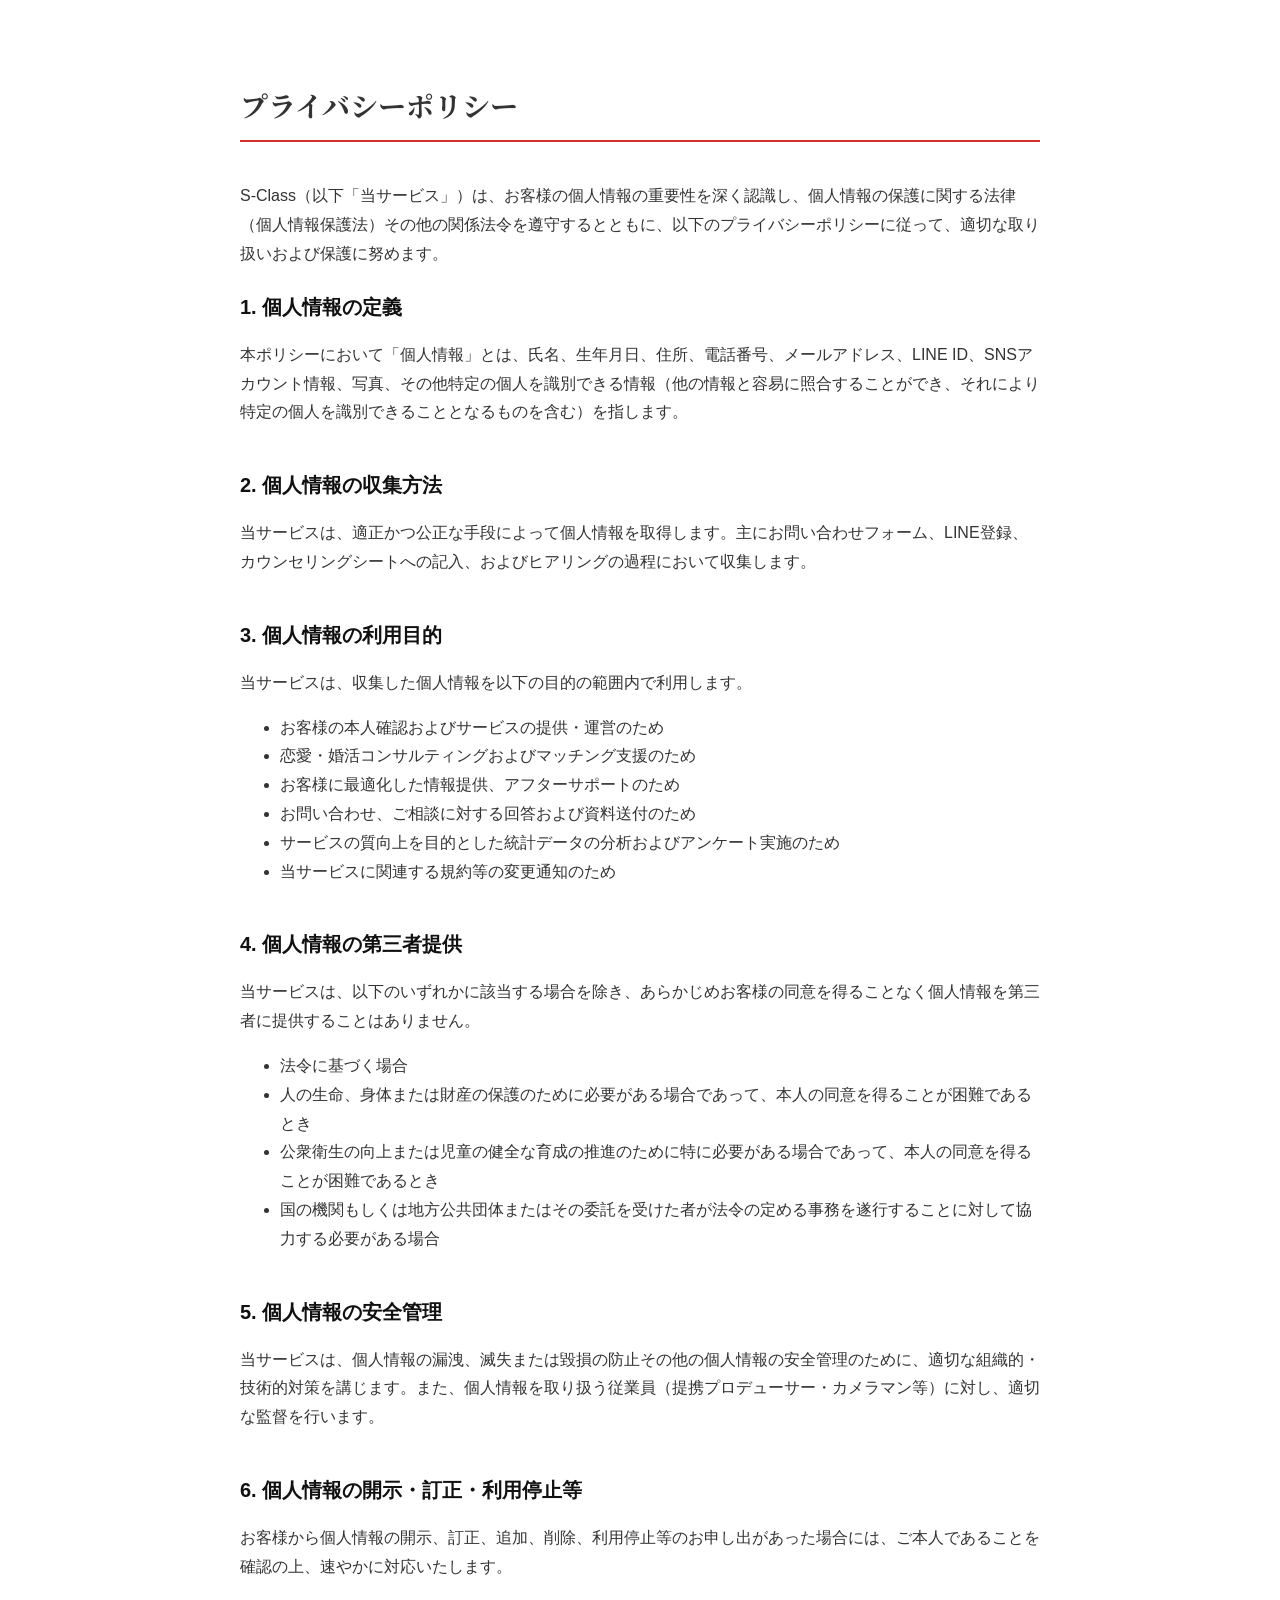
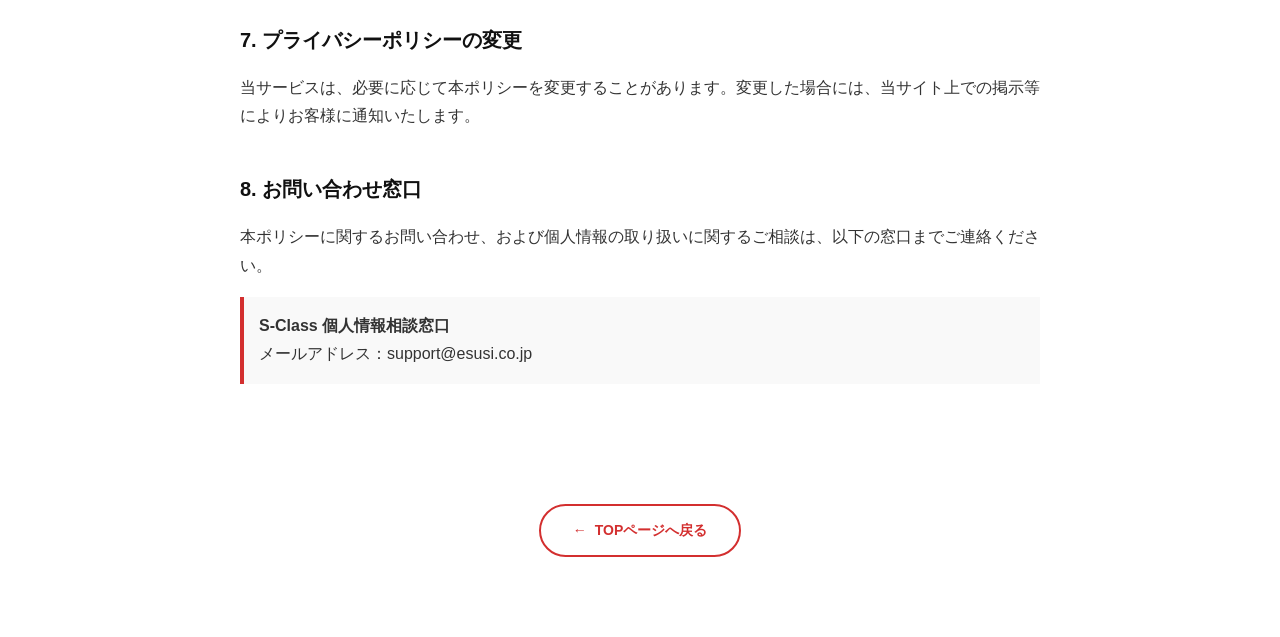
<file: privacy.html>
<!DOCTYPE html>
<html lang="ja">

<head>
  <meta charset="UTF-8">
  <meta name="viewport" content="width=device-width, initial-scale=1.0">
  <title>プライバシーポリシー | S-Class</title>
  <script src="analytics.js"></script>
  <link rel="stylesheet" href="legal.css">
  <link href="https://fonts.googleapis.com/css2?family=Noto+Serif+JP:wght@700&display=swap" rel="stylesheet">
</head>

<body>

  <div class="legal-container">
    <h1 class="legal-title">プライバシーポリシー</h1>

    <p>
      S-Class（以下「当サービス」）は、お客様の個人情報の重要性を深く認識し、個人情報の保護に関する法律（個人情報保護法）その他の関係法令を遵守するとともに、以下のプライバシーポリシーに従って、適切な取り扱いおよび保護に努めます。
    </p>

    <div class="legal-section">
      <h3>1. 個人情報の定義</h3>
      <p>本ポリシーにおいて「個人情報」とは、氏名、生年月日、住所、電話番号、メールアドレス、LINE
        ID、SNSアカウント情報、写真、その他特定の個人を識別できる情報（他の情報と容易に照合することができ、それにより特定の個人を識別できることとなるものを含む）を指します。</p>
    </div>

    <div class="legal-section">
      <h3>2. 個人情報の収集方法</h3>
      <p>当サービスは、適正かつ公正な手段によって個人情報を取得します。主にお問い合わせフォーム、LINE登録、カウンセリングシートへの記入、およびヒアリングの過程において収集します。</p>
    </div>

    <div class="legal-section">
      <h3>3. 個人情報の利用目的</h3>
      <p>当サービスは、収集した個人情報を以下の目的の範囲内で利用します。</p>
      <ul>
        <li>お客様の本人確認およびサービスの提供・運営のため</li>
        <li>恋愛・婚活コンサルティングおよびマッチング支援のため</li>
        <li>お客様に最適化した情報提供、アフターサポートのため</li>
        <li>お問い合わせ、ご相談に対する回答および資料送付のため</li>
        <li>サービスの質向上を目的とした統計データの分析およびアンケート実施のため</li>
        <li>当サービスに関連する規約等の変更通知のため</li>
      </ul>
    </div>

    <div class="legal-section">
      <h3>4. 個人情報の第三者提供</h3>
      <p>当サービスは、以下のいずれかに該当する場合を除き、あらかじめお客様の同意を得ることなく個人情報を第三者に提供することはありません。</p>
      <ul>
        <li>法令に基づく場合</li>
        <li>人の生命、身体または財産の保護のために必要がある場合であって、本人の同意を得ることが困難であるとき</li>
        <li>公衆衛生の向上または児童の健全な育成の推進のために特に必要がある場合であって、本人の同意を得ることが困難であるとき</li>
        <li>国の機関もしくは地方公共団体またはその委託を受けた者が法令の定める事務を遂行することに対して協力する必要がある場合</li>
      </ul>
    </div>

    <div class="legal-section">
      <h3>5. 個人情報の安全管理</h3>
      <p>当サービスは、個人情報の漏洩、滅失または毀損の防止その他の個人情報の安全管理のために、適切な組織的・技術的対策を講じます。また、個人情報を取り扱う従業員（提携プロデューサー・カメラマン等）に対し、適切な監督を行います。
      </p>
    </div>

    <div class="legal-section">
      <h3>6. 個人情報の開示・訂正・利用停止等</h3>
      <p>お客様から個人情報の開示、訂正、追加、削除、利用停止等のお申し出があった場合には、ご本人であることを確認の上、速やかに対応いたします。</p>
    </div>

    <div class="legal-section">
      <h3>7. プライバシーポリシーの変更</h3>
      <p>当サービスは、必要に応じて本ポリシーを変更することがあります。変更した場合には、当サイト上での掲示等によりお客様に通知いたします。</p>
    </div>

    <div class="legal-section">
      <h3>8. お問い合わせ窓口</h3>
      <p>本ポリシーに関するお問い合わせ、および個人情報の取り扱いに関するご相談は、以下の窓口までご連絡ください。</p>
      <p style="background: #f9f9f9; padding: 15px; border-left: 4px solid #D32F2F;">
        <strong>S-Class 個人情報相談窓口</strong><br>
        メールアドレス：support@esusi.co.jp<br>
      </p>
    </div>

    <div style="text-align: center; margin-top: 60px;">
      <a href="index.html" class="back-home">TOPページへ戻る</a>
    </div>
  </div>

</body>

</html>
</file>
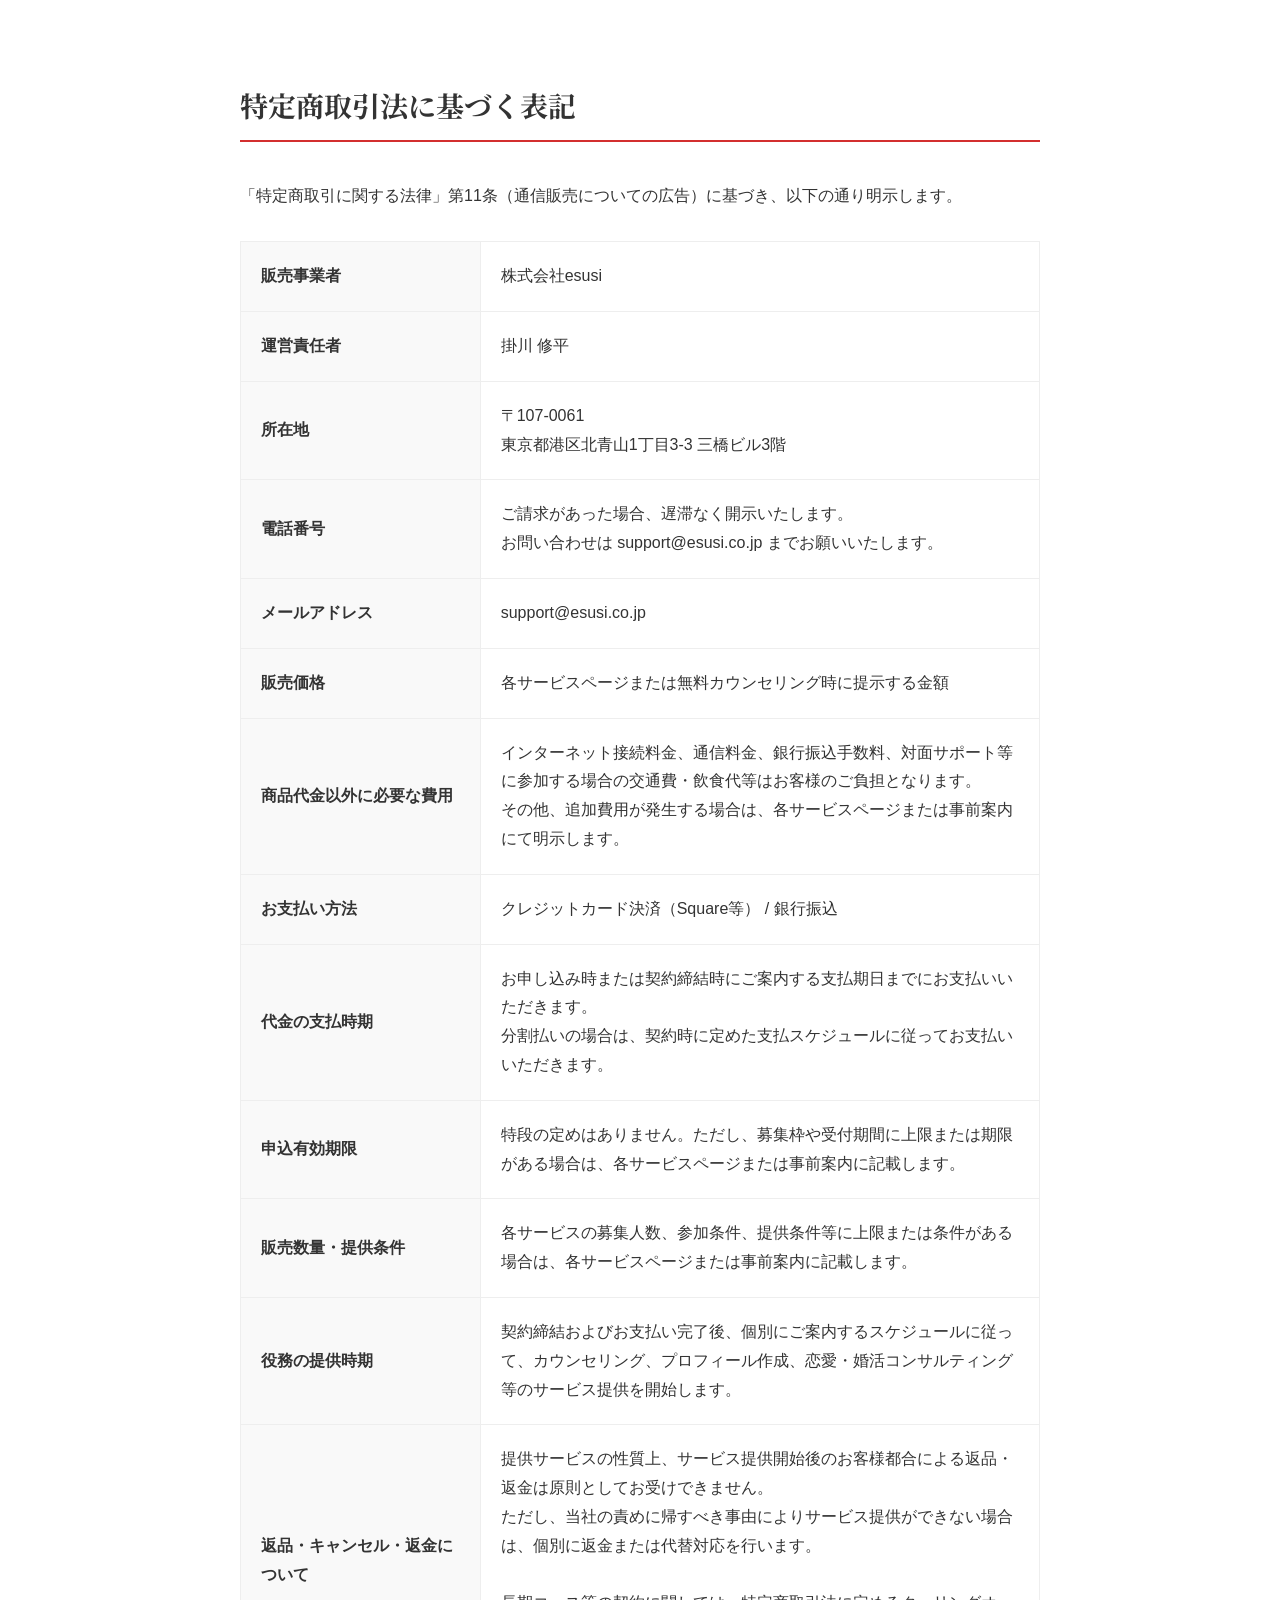
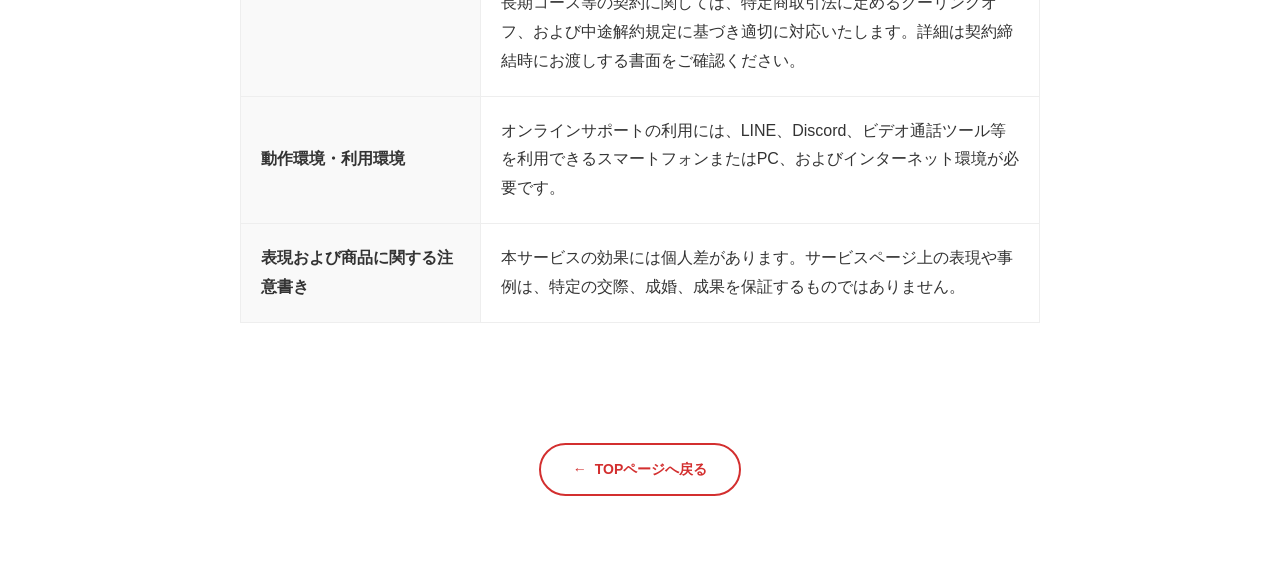
<file: tokutei.html>
<!DOCTYPE html>
<html lang="ja">

<head>
  <meta charset="UTF-8">
  <meta name="viewport" content="width=device-width, initial-scale=1.0">
  <title>特定商取引法に基づく表記 | S-Class</title>
  <script src="analytics.js"></script>
  <link rel="stylesheet" href="legal.css">
  <link href="https://fonts.googleapis.com/css2?family=Noto+Serif+JP:wght@700&display=swap" rel="stylesheet">
</head>

<body>

  <div class="legal-container">
    <h1 class="legal-title">特定商取引法に基づく表記</h1>

    <p style="margin-bottom: 30px;">「特定商取引に関する法律」第11条（通信販売についての広告）に基づき、以下の通り明示します。</p>

    <table class="legal-table">
      <tr>
        <th>販売事業者</th>
        <td>株式会社esusi</td>
      </tr>
      <tr>
        <th>運営責任者</th>
        <td>掛川 修平</td>
      </tr>
      <tr>
        <th>所在地</th>
        <td>〒107-0061<br>東京都港区北青山1丁目3-3 三橋ビル3階</td>
      </tr>
      <tr>
        <th>電話番号</th>
        <td>
          ご請求があった場合、遅滞なく開示いたします。<br>
          お問い合わせは support@esusi.co.jp までお願いいたします。
        </td>
      </tr>
      <tr>
        <th>メールアドレス</th>
        <td>support@esusi.co.jp</td>
      </tr>
      <tr>
        <th>販売価格</th>
        <td>
          各サービスページまたは無料カウンセリング時に提示する金額
        </td>
      </tr>
      <tr>
        <th>商品代金以外に必要な費用</th>
        <td>
          インターネット接続料金、通信料金、銀行振込手数料、対面サポート等に参加する場合の交通費・飲食代等はお客様のご負担となります。<br>
          その他、追加費用が発生する場合は、各サービスページまたは事前案内にて明示します。
        </td>
      </tr>
      <tr>
        <th>お支払い方法</th>
        <td>クレジットカード決済（Square等） / 銀行振込</td>
      </tr>
      <tr>
        <th>代金の支払時期</th>
        <td>
          お申し込み時または契約締結時にご案内する支払期日までにお支払いいただきます。<br>
          分割払いの場合は、契約時に定めた支払スケジュールに従ってお支払いいただきます。
        </td>
      </tr>
      <tr>
        <th>申込有効期限</th>
        <td>特段の定めはありません。ただし、募集枠や受付期間に上限または期限がある場合は、各サービスページまたは事前案内に記載します。</td>
      </tr>
      <tr>
        <th>販売数量・提供条件</th>
        <td>各サービスの募集人数、参加条件、提供条件等に上限または条件がある場合は、各サービスページまたは事前案内に記載します。</td>
      </tr>
      <tr>
        <th>役務の提供時期</th>
        <td>契約締結およびお支払い完了後、個別にご案内するスケジュールに従って、カウンセリング、プロフィール作成、恋愛・婚活コンサルティング等のサービス提供を開始します。</td>
      </tr>
      <tr>
        <th>返品・キャンセル・返金について</th>
        <td>
          提供サービスの性質上、サービス提供開始後のお客様都合による返品・返金は原則としてお受けできません。<br>
          ただし、当社の責めに帰すべき事由によりサービス提供ができない場合は、個別に返金または代替対応を行います。<br><br>
          長期コース等の契約に関しては、特定商取引法に定めるクーリングオフ、および中途解約規定に基づき適切に対応いたします。詳細は契約締結時にお渡しする書面をご確認ください。
        </td>
      </tr>
      <tr>
        <th>動作環境・利用環境</th>
        <td>オンラインサポートの利用には、LINE、Discord、ビデオ通話ツール等を利用できるスマートフォンまたはPC、およびインターネット環境が必要です。</td>
      </tr>
      <tr>
        <th>表現および商品に関する注意書き</th>
        <td>本サービスの効果には個人差があります。サービスページ上の表現や事例は、特定の交際、成婚、成果を保証するものではありません。</td>
      </tr>
    </table>

    <div style="text-align: center; margin-top: 60px;">
      <a href="index.html" class="back-home">TOPページへ戻る</a>
    </div>
  </div>

</body>

</html>
</file>
<file: legal.css>
/* --- リーガルページ専用スタイル --- */
body {
    font-family: "Helvetica Neue", Arial, "Hiragino Kaku Gothic ProN", "Hiragino Sans", sans-serif;
    color: #333;
    line-height: 1.8;
    background-color: #fff;
    margin: 0; padding: 0;
}

.legal-container {
    max-width: 800px;
    margin: 80px auto;
    padding: 0 20px;
}

.legal-title {
    font-family: 'Noto Serif JP', serif;
    font-size: 28px;
    border-bottom: 2px solid #D32F2F; /* S-Classカラー */
    padding-bottom: 10px;
    margin-bottom: 40px;
}

/* 特商法のテーブル */
.legal-table {
    width: 100%;
    border-collapse: collapse;
    margin-bottom: 40px;
}

.legal-table th, .legal-table td {
    border: 1px solid #eee;
    padding: 20px;
    text-align: left;
}

.legal-table th {
    background: #f9f9f9;
    width: 30%;
    font-weight: bold;
}

/* プライバシーポリシーの箇条書き */
.legal-section { margin-bottom: 40px; }
.legal-section h3 {
    font-size: 20px;
    margin-bottom: 15px;
    color: #111;
}

.back-home {
    display: block;
    margin-top: 60px;
    color: #D32F2F;
    text-decoration: none;
    font-weight: bold;
}

/* --- index.htmlに戻るボタンを「ボタン」らしくする --- */
.back-home {
    display: inline-flex;
    align-items: center;
    justify-content: center;
    margin-top: 60px;
    padding: 12px 32px;
    background-color: #fff;
    color: #D32F2F; /* S-Classの赤 */
    border: 2px solid #D32F2F;
    border-radius: 50px;
    text-decoration: none;
    font-weight: 800;
    font-size: 14px;
    transition: all 0.3s ease;
}

.back-home:hover {
    background-color: #D32F2F;
    color: #fff;
    transform: translateX(-5px); /* 戻る感を出すために左に少し動く */
}

/* 矢印を少し離す */
.back-home::before {
    content: '←';
    margin-right: 8px;
}
</file>
